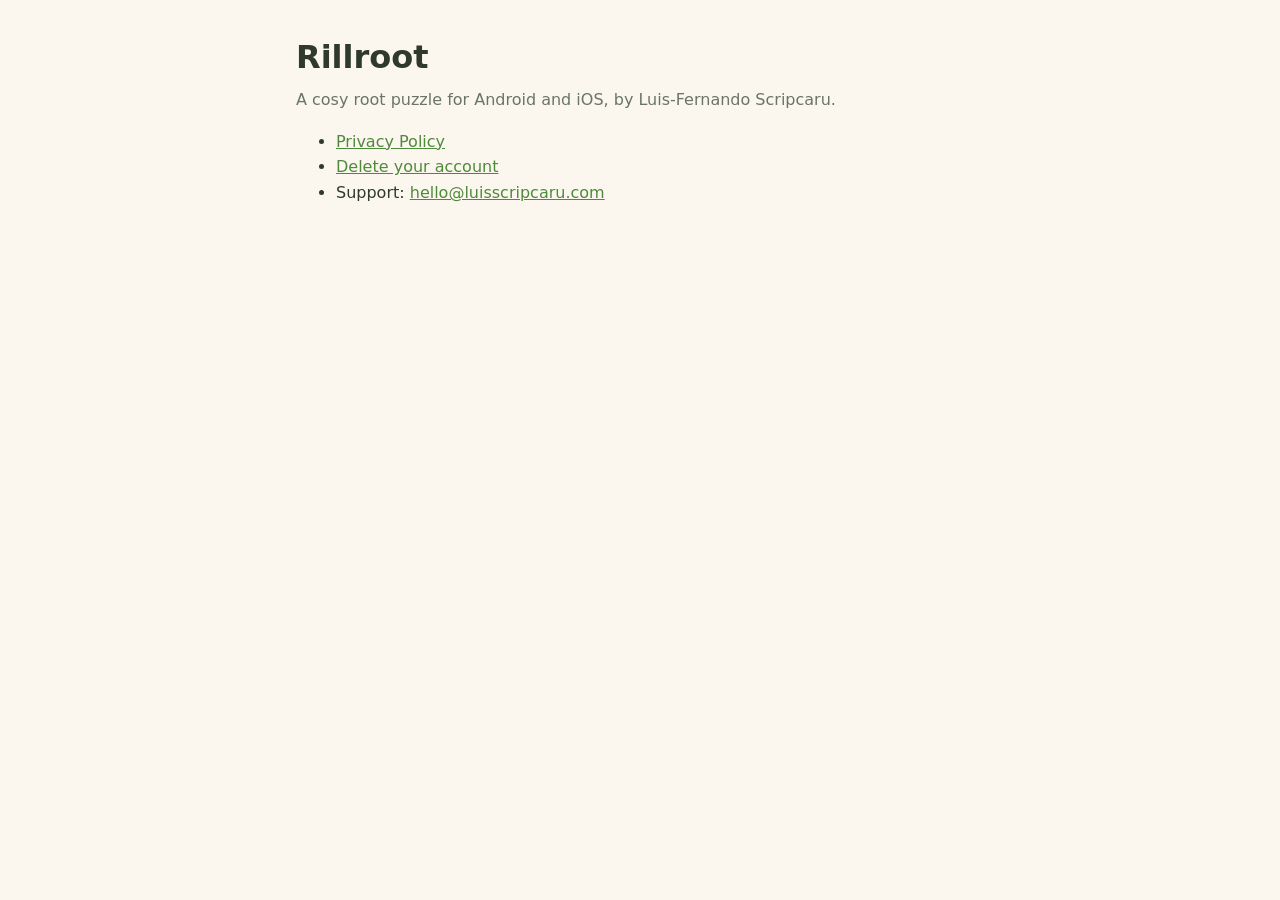
<file: index.html>
<!doctype html>
<html lang="en">
<head>
<meta charset="utf-8">
<meta name="viewport" content="width=device-width, initial-scale=1">
<title>Rillroot</title>
<link rel="stylesheet" href="style.css">
</head>
<body>
<main>
<h1>Rillroot</h1>
<p class="meta">A cosy root puzzle for Android and iOS, by Luis-Fernando Scripcaru.</p>
<ul>
<li><a href="privacy.html">Privacy Policy</a></li>
<li><a href="delete-account.html">Delete your account</a></li>
<li>Support: <a href="mailto:hello@luisscripcaru.com">hello@luisscripcaru.com</a></li>
</ul>
</main>
</body>
</html>
</file>
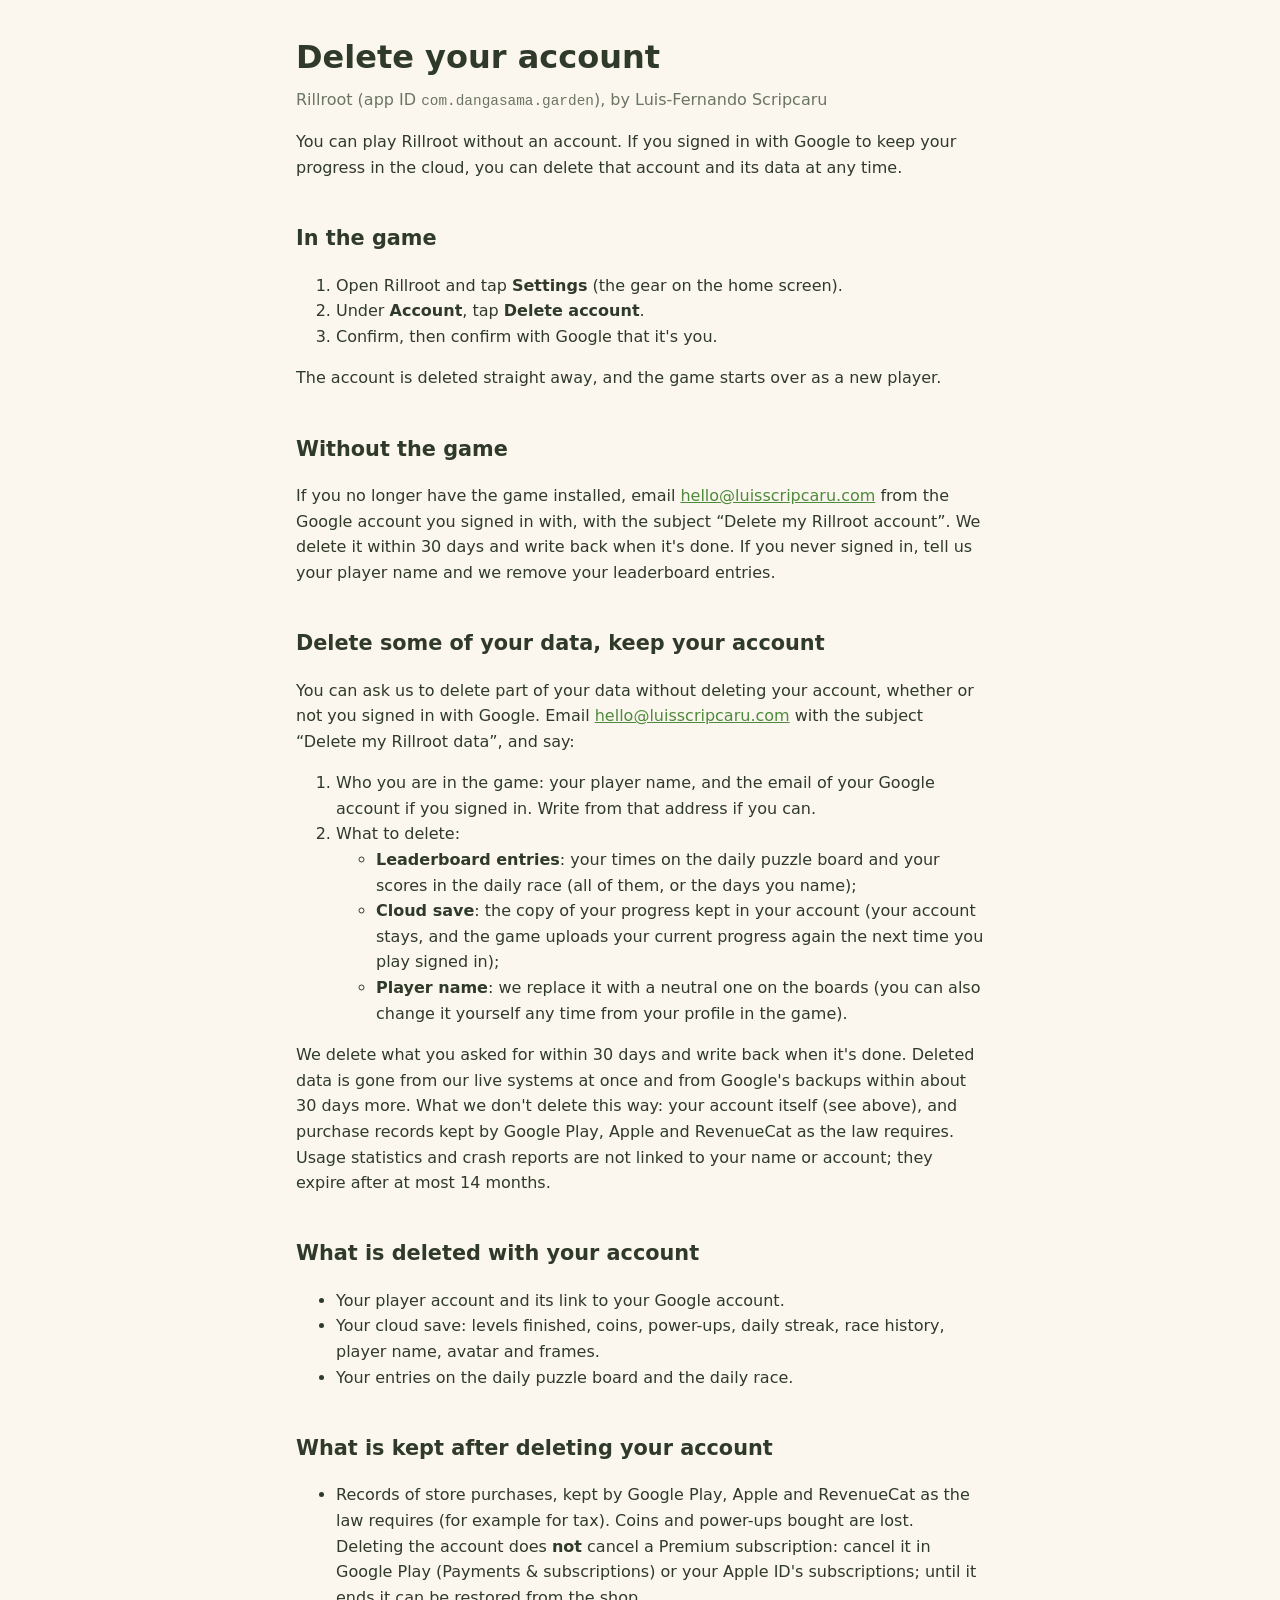
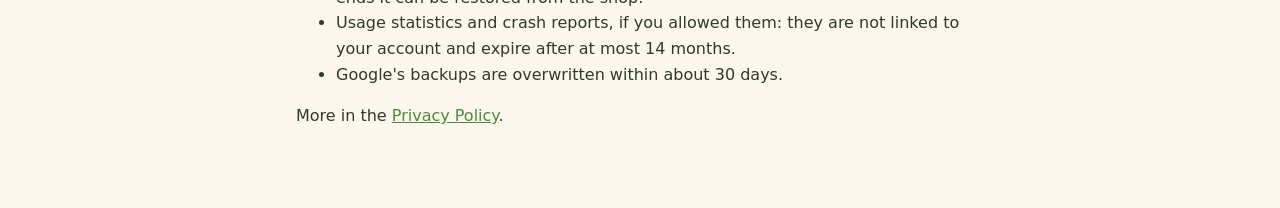
<file: delete-account.html>
<!doctype html>
<html lang="en">
<head>
<meta charset="utf-8">
<meta name="viewport" content="width=device-width, initial-scale=1">
<title>Delete your account · Rillroot</title>
<link rel="stylesheet" href="style.css">
</head>
<body>
<main>
<h1>Delete your account</h1>
<p class="meta">Rillroot (app ID <code>com.dangasama.garden</code>), by Luis-Fernando Scripcaru</p>

<p>You can play Rillroot without an account. If you signed in with Google to keep your progress in the cloud, you can delete that account and its data at any time.</p>

<h2>In the game</h2>
<ol>
<li>Open Rillroot and tap <strong>Settings</strong> (the gear on the home screen).</li>
<li>Under <strong>Account</strong>, tap <strong>Delete account</strong>.</li>
<li>Confirm, then confirm with Google that it's you.</li>
</ol>
<p>The account is deleted straight away, and the game starts over as a new player.</p>

<h2>Without the game</h2>
<p>If you no longer have the game installed, email <a href="mailto:hello@luisscripcaru.com?subject=Delete%20my%20Rillroot%20account">hello@luisscripcaru.com</a> from the Google account you signed in with, with the subject “Delete my Rillroot account”. We delete it within 30 days and write back when it's done. If you never signed in, tell us your player name and we remove your leaderboard entries.</p>

<h2 id="data">Delete some of your data, keep your account</h2>
<p>You can ask us to delete part of your data without deleting your account, whether or not you signed in with Google. Email <a href="mailto:hello@luisscripcaru.com?subject=Delete%20my%20Rillroot%20data">hello@luisscripcaru.com</a> with the subject “Delete my Rillroot data”, and say:</p>
<ol>
<li>Who you are in the game: your player name, and the email of your Google account if you signed in. Write from that address if you can.</li>
<li>What to delete:
<ul>
<li><strong>Leaderboard entries</strong>: your times on the daily puzzle board and your scores in the daily race (all of them, or the days you name);</li>
<li><strong>Cloud save</strong>: the copy of your progress kept in your account (your account stays, and the game uploads your current progress again the next time you play signed in);</li>
<li><strong>Player name</strong>: we replace it with a neutral one on the boards (you can also change it yourself any time from your profile in the game).</li>
</ul></li>
</ol>
<p>We delete what you asked for within 30 days and write back when it's done. Deleted data is gone from our live systems at once and from Google's backups within about 30 days more. What we don't delete this way: your account itself (see above), and purchase records kept by Google Play, Apple and RevenueCat as the law requires. Usage statistics and crash reports are not linked to your name or account; they expire after at most 14 months.</p>

<h2>What is deleted with your account</h2>
<ul>
<li>Your player account and its link to your Google account.</li>
<li>Your cloud save: levels finished, coins, power-ups, daily streak, race history, player name, avatar and frames.</li>
<li>Your entries on the daily puzzle board and the daily race.</li>
</ul>

<h2>What is kept after deleting your account</h2>
<ul>
<li>Records of store purchases, kept by Google Play, Apple and RevenueCat as the law requires (for example for tax). Coins and power-ups bought are lost. Deleting the account does <strong>not</strong> cancel a Premium subscription: cancel it in Google Play (Payments &amp; subscriptions) or your Apple ID's subscriptions; until it ends it can be restored from the shop.</li>
<li>Usage statistics and crash reports, if you allowed them: they are not linked to your account and expire after at most 14 months.</li>
<li>Google's backups are overwritten within about 30 days.</li>
</ul>

<p>More in the <a href="privacy.html">Privacy Policy</a>.</p>
</main>
</body>
</html>
</file>
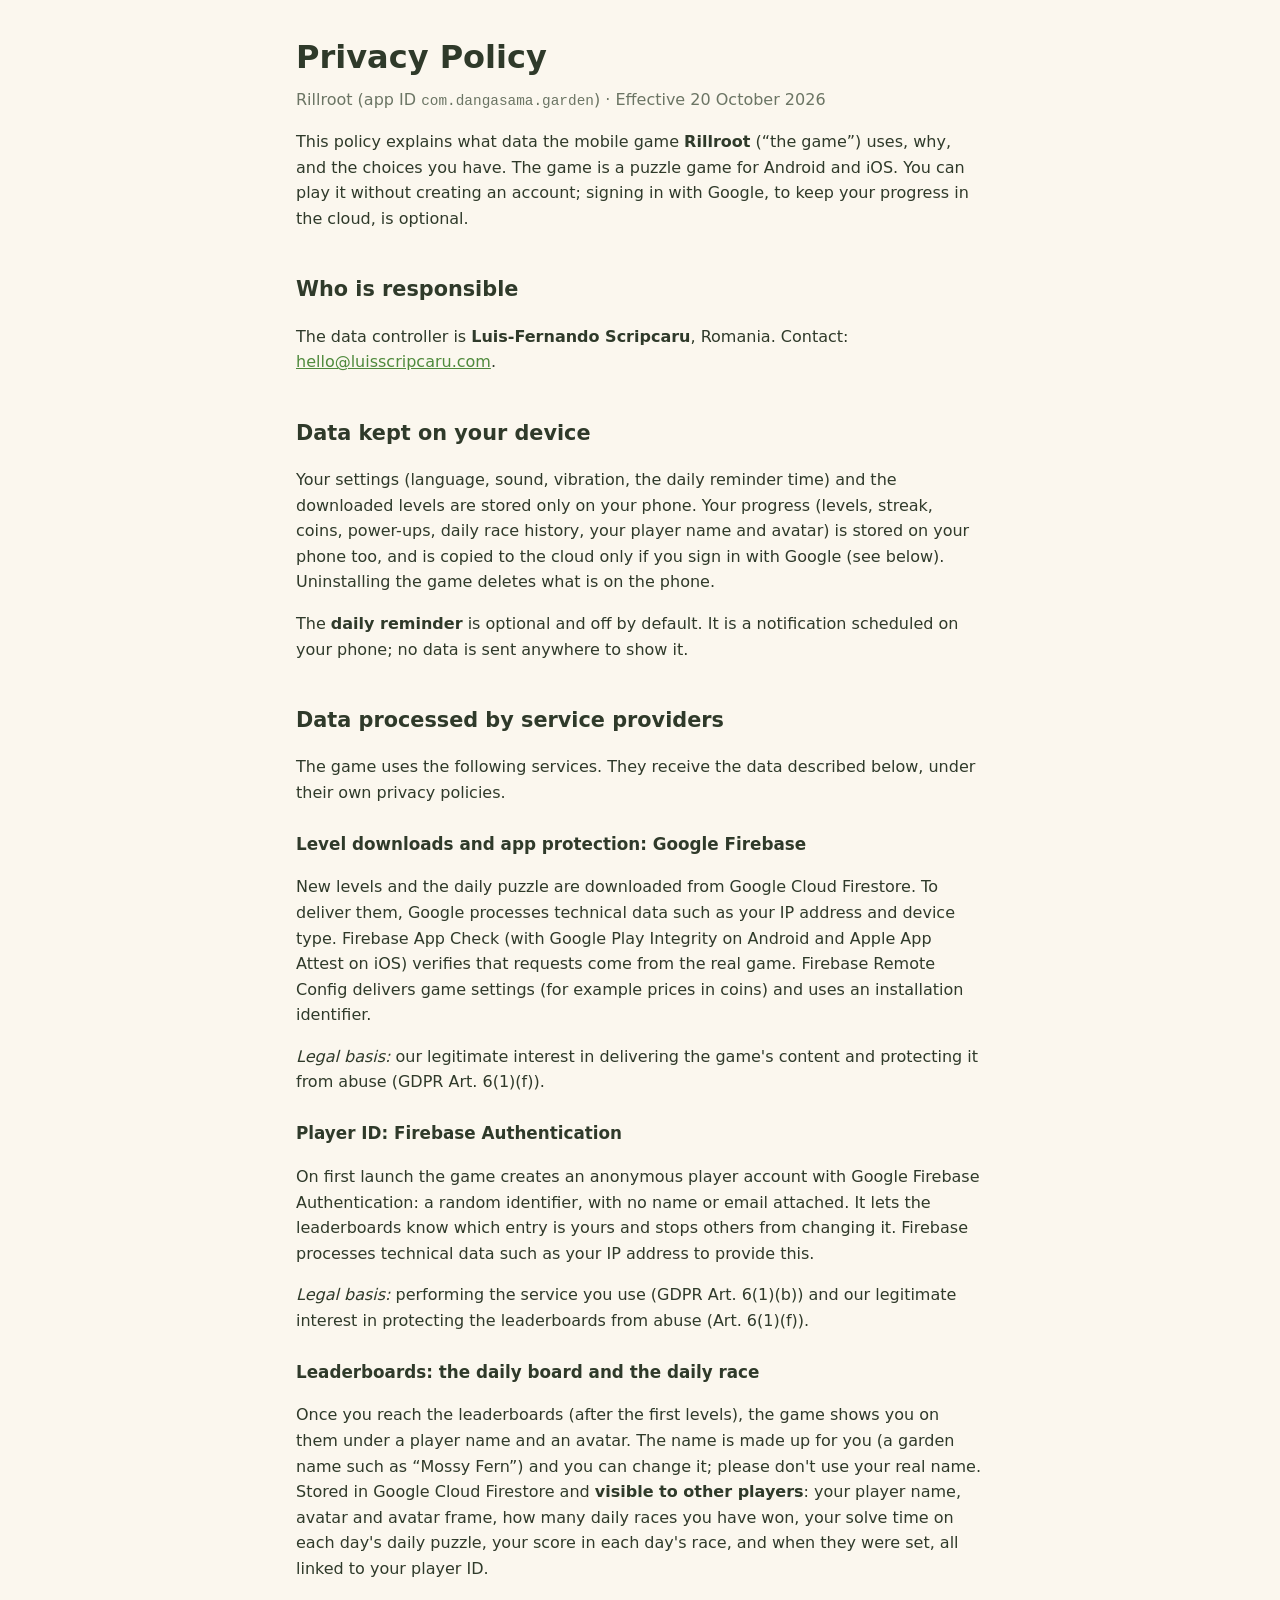
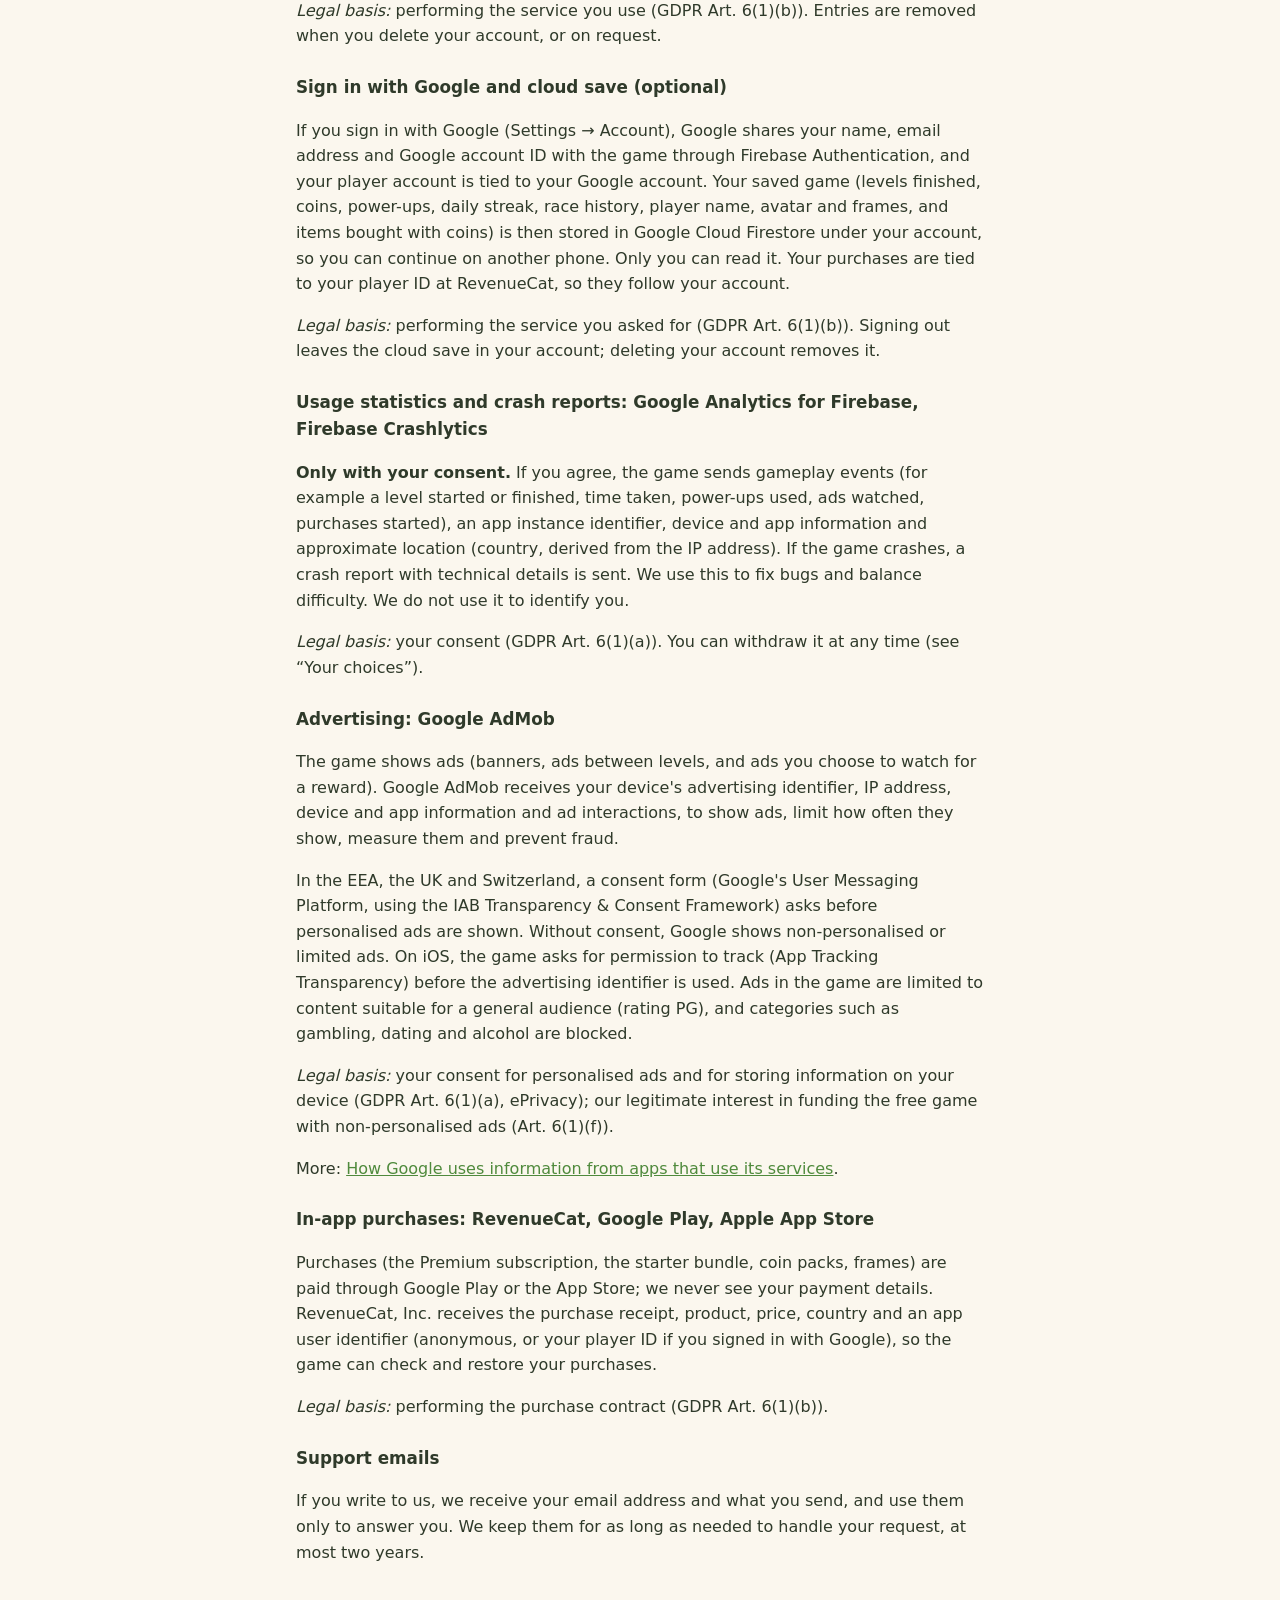
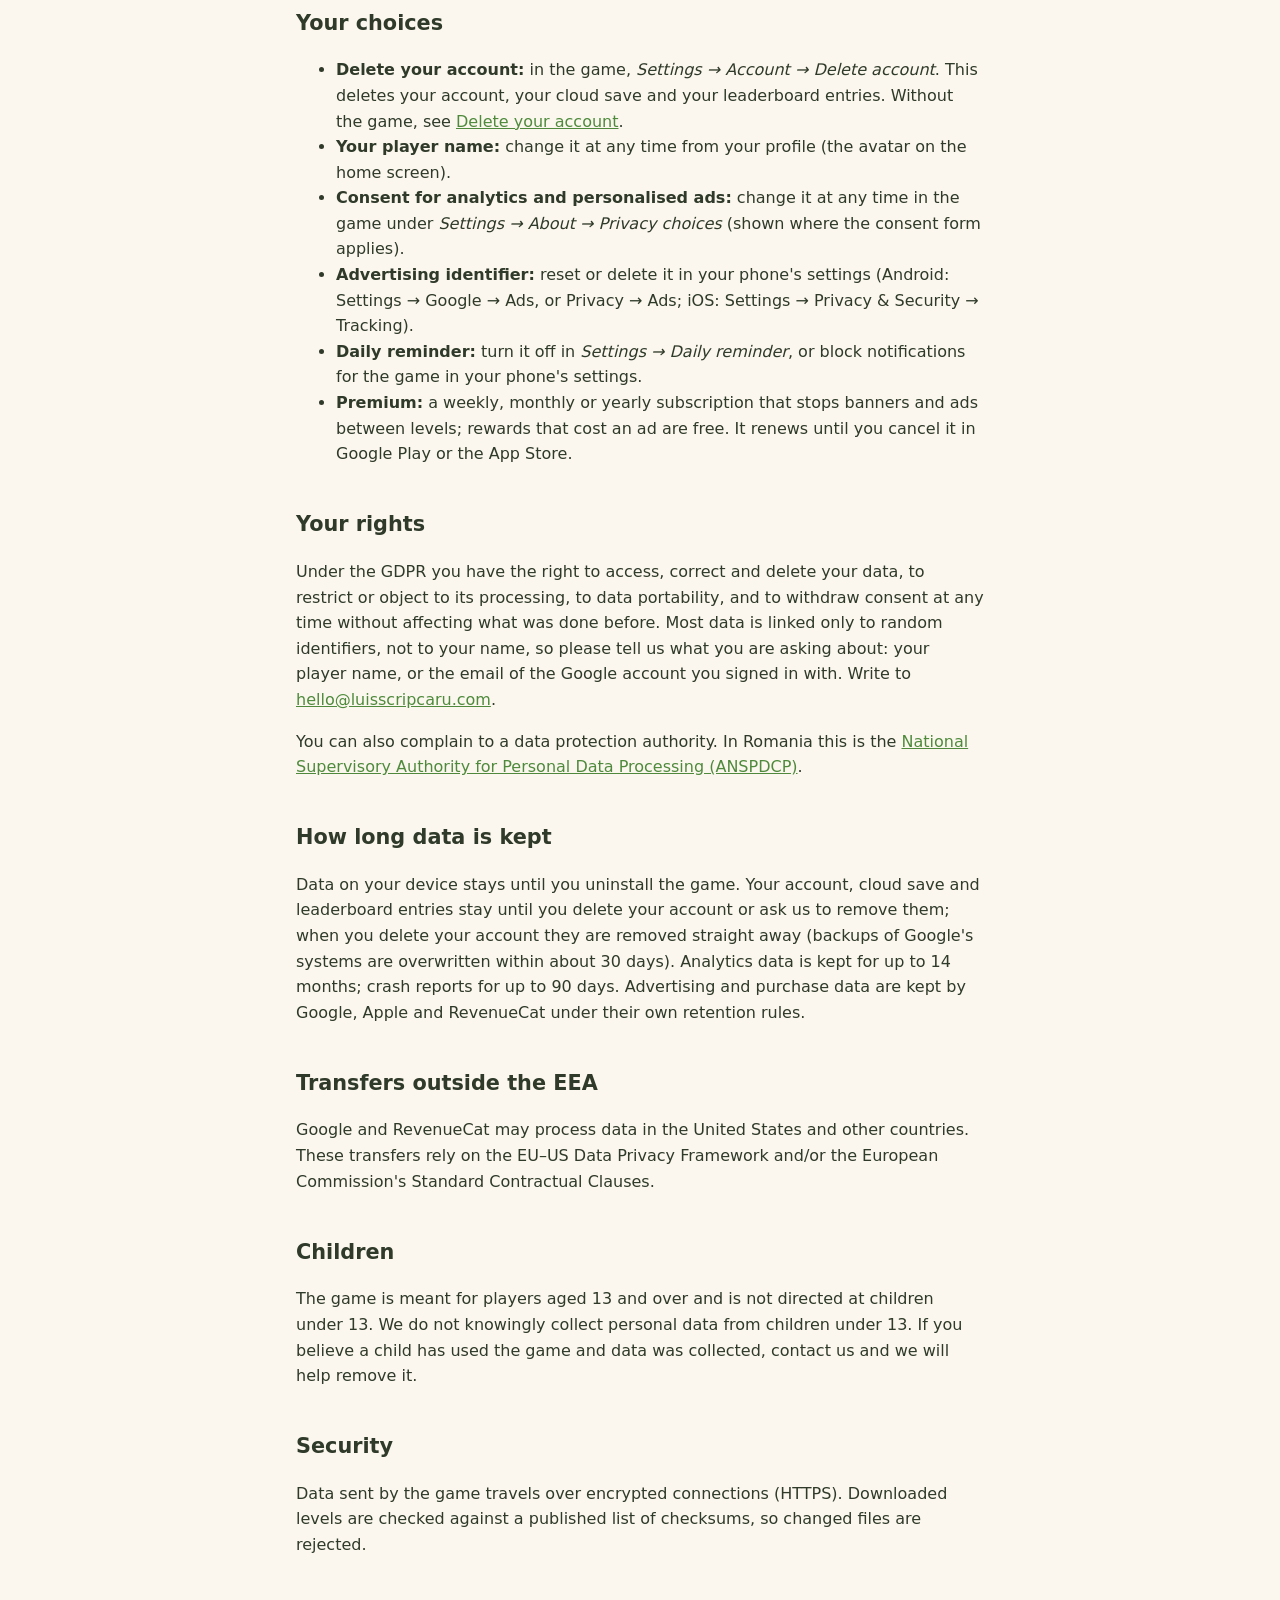
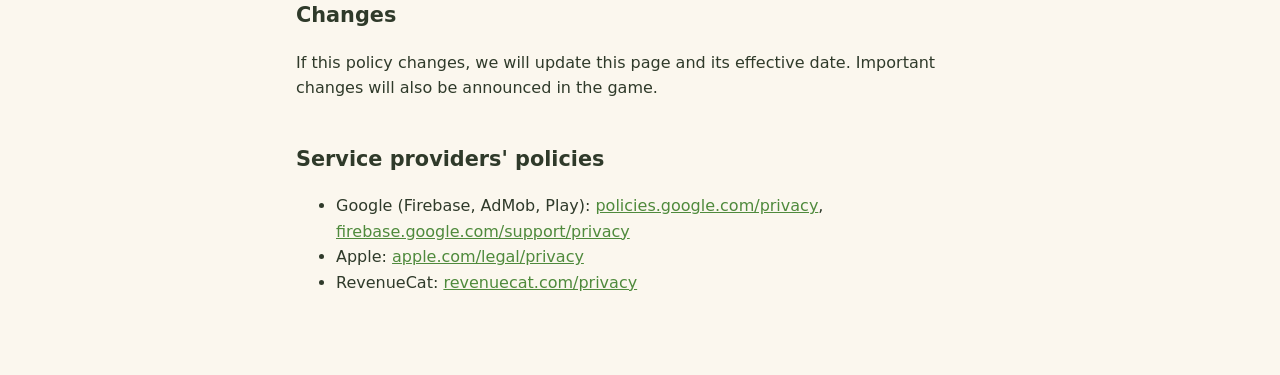
<file: privacy.html>
<!doctype html>
<html lang="en">
<head>
<meta charset="utf-8">
<meta name="viewport" content="width=device-width, initial-scale=1">
<title>Privacy Policy · Rillroot</title>
<link rel="stylesheet" href="style.css">
</head>
<body>
<main>
<h1>Privacy Policy</h1>
<p class="meta">Rillroot (app ID <code>com.dangasama.garden</code>) · Effective 20 October 2026</p>

<p>This policy explains what data the mobile game <strong>Rillroot</strong> (“the game”) uses, why, and the choices you have. The game is a puzzle game for Android and iOS. You can play it without creating an account; signing in with Google, to keep your progress in the cloud, is optional.</p>

<h2>Who is responsible</h2>
<p>The data controller is <strong>Luis-Fernando Scripcaru</strong>, Romania. Contact: <a href="mailto:hello@luisscripcaru.com">hello@luisscripcaru.com</a>.</p>

<h2>Data kept on your device</h2>
<p>Your settings (language, sound, vibration, the daily reminder time) and the downloaded levels are stored only on your phone. Your progress (levels, streak, coins, power-ups, daily race history, your player name and avatar) is stored on your phone too, and is copied to the cloud only if you sign in with Google (see below). Uninstalling the game deletes what is on the phone.</p>
<p>The <strong>daily reminder</strong> is optional and off by default. It is a notification scheduled on your phone; no data is sent anywhere to show it.</p>

<h2>Data processed by service providers</h2>
<p>The game uses the following services. They receive the data described below, under their own privacy policies.</p>

<h3>Level downloads and app protection: Google Firebase</h3>
<p>New levels and the daily puzzle are downloaded from Google Cloud Firestore. To deliver them, Google processes technical data such as your IP address and device type. Firebase App Check (with Google Play Integrity on Android and Apple App Attest on iOS) verifies that requests come from the real game. Firebase Remote Config delivers game settings (for example prices in coins) and uses an installation identifier.</p>
<p><em>Legal basis:</em> our legitimate interest in delivering the game's content and protecting it from abuse (GDPR Art. 6(1)(f)).</p>

<h3>Player ID: Firebase Authentication</h3>
<p>On first launch the game creates an anonymous player account with Google Firebase Authentication: a random identifier, with no name or email attached. It lets the leaderboards know which entry is yours and stops others from changing it. Firebase processes technical data such as your IP address to provide this.</p>
<p><em>Legal basis:</em> performing the service you use (GDPR Art. 6(1)(b)) and our legitimate interest in protecting the leaderboards from abuse (Art. 6(1)(f)).</p>

<h3>Leaderboards: the daily board and the daily race</h3>
<p>Once you reach the leaderboards (after the first levels), the game shows you on them under a player name and an avatar. The name is made up for you (a garden name such as “Mossy Fern”) and you can change it; please don't use your real name. Stored in Google Cloud Firestore and <strong>visible to other players</strong>: your player name, avatar and avatar frame, how many daily races you have won, your solve time on each day's daily puzzle, your score in each day's race, and when they were set, all linked to your player ID.</p>
<p><em>Legal basis:</em> performing the service you use (GDPR Art. 6(1)(b)). Entries are removed when you delete your account, or on request.</p>

<h3>Sign in with Google and cloud save (optional)</h3>
<p>If you sign in with Google (Settings → Account), Google shares your name, email address and Google account ID with the game through Firebase Authentication, and your player account is tied to your Google account. Your saved game (levels finished, coins, power-ups, daily streak, race history, player name, avatar and frames, and items bought with coins) is then stored in Google Cloud Firestore under your account, so you can continue on another phone. Only you can read it. Your purchases are tied to your player ID at RevenueCat, so they follow your account.</p>
<p><em>Legal basis:</em> performing the service you asked for (GDPR Art. 6(1)(b)). Signing out leaves the cloud save in your account; deleting your account removes it.</p>

<h3>Usage statistics and crash reports: Google Analytics for Firebase, Firebase Crashlytics</h3>
<p><strong>Only with your consent.</strong> If you agree, the game sends gameplay events (for example a level started or finished, time taken, power-ups used, ads watched, purchases started), an app instance identifier, device and app information and approximate location (country, derived from the IP address). If the game crashes, a crash report with technical details is sent. We use this to fix bugs and balance difficulty. We do not use it to identify you.</p>
<p><em>Legal basis:</em> your consent (GDPR Art. 6(1)(a)). You can withdraw it at any time (see “Your choices”).</p>

<h3>Advertising: Google AdMob</h3>
<p>The game shows ads (banners, ads between levels, and ads you choose to watch for a reward). Google AdMob receives your device's advertising identifier, IP address, device and app information and ad interactions, to show ads, limit how often they show, measure them and prevent fraud.</p>
<p>In the EEA, the UK and Switzerland, a consent form (Google's User Messaging Platform, using the IAB Transparency &amp; Consent Framework) asks before personalised ads are shown. Without consent, Google shows non-personalised or limited ads. On iOS, the game asks for permission to track (App Tracking Transparency) before the advertising identifier is used. Ads in the game are limited to content suitable for a general audience (rating PG), and categories such as gambling, dating and alcohol are blocked.</p>
<p><em>Legal basis:</em> your consent for personalised ads and for storing information on your device (GDPR Art. 6(1)(a), ePrivacy); our legitimate interest in funding the free game with non-personalised ads (Art. 6(1)(f)).</p>
<p>More: <a href="https://policies.google.com/technologies/partner-sites">How Google uses information from apps that use its services</a>.</p>

<h3>In-app purchases: RevenueCat, Google Play, Apple App Store</h3>
<p>Purchases (the Premium subscription, the starter bundle, coin packs, frames) are paid through Google Play or the App Store; we never see your payment details. RevenueCat, Inc. receives the purchase receipt, product, price, country and an app user identifier (anonymous, or your player ID if you signed in with Google), so the game can check and restore your purchases.</p>
<p><em>Legal basis:</em> performing the purchase contract (GDPR Art. 6(1)(b)).</p>

<h3>Support emails</h3>
<p>If you write to us, we receive your email address and what you send, and use them only to answer you. We keep them for as long as needed to handle your request, at most two years.</p>

<h2>Your choices</h2>
<ul>
<li><strong>Delete your account:</strong> in the game, <em>Settings → Account → Delete account</em>. This deletes your account, your cloud save and your leaderboard entries. Without the game, see <a href="delete-account.html">Delete your account</a>.</li>
<li><strong>Your player name:</strong> change it at any time from your profile (the avatar on the home screen).</li>
<li><strong>Consent for analytics and personalised ads:</strong> change it at any time in the game under <em>Settings → About → Privacy choices</em> (shown where the consent form applies).</li>
<li><strong>Advertising identifier:</strong> reset or delete it in your phone's settings (Android: Settings → Google → Ads, or Privacy → Ads; iOS: Settings → Privacy &amp; Security → Tracking).</li>
<li><strong>Daily reminder:</strong> turn it off in <em>Settings → Daily reminder</em>, or block notifications for the game in your phone's settings.</li>
<li><strong>Premium:</strong> a weekly, monthly or yearly subscription that stops banners and ads between levels; rewards that cost an ad are free. It renews until you cancel it in Google Play or the App Store.</li>
</ul>

<h2>Your rights</h2>
<p>Under the GDPR you have the right to access, correct and delete your data, to restrict or object to its processing, to data portability, and to withdraw consent at any time without affecting what was done before. Most data is linked only to random identifiers, not to your name, so please tell us what you are asking about: your player name, or the email of the Google account you signed in with. Write to <a href="mailto:hello@luisscripcaru.com">hello@luisscripcaru.com</a>.</p>
<p>You can also complain to a data protection authority. In Romania this is the <a href="https://www.dataprotection.ro/">National Supervisory Authority for Personal Data Processing (ANSPDCP)</a>.</p>

<h2>How long data is kept</h2>
<p>Data on your device stays until you uninstall the game. Your account, cloud save and leaderboard entries stay until you delete your account or ask us to remove them; when you delete your account they are removed straight away (backups of Google's systems are overwritten within about 30 days). Analytics data is kept for up to 14 months; crash reports for up to 90 days. Advertising and purchase data are kept by Google, Apple and RevenueCat under their own retention rules.</p>

<h2>Transfers outside the EEA</h2>
<p>Google and RevenueCat may process data in the United States and other countries. These transfers rely on the EU–US Data Privacy Framework and/or the European Commission's Standard Contractual Clauses.</p>

<h2>Children</h2>
<p>The game is meant for players aged 13 and over and is not directed at children under 13. We do not knowingly collect personal data from children under 13. If you believe a child has used the game and data was collected, contact us and we will help remove it.</p>

<h2>Security</h2>
<p>Data sent by the game travels over encrypted connections (HTTPS). Downloaded levels are checked against a published list of checksums, so changed files are rejected.</p>

<h2>Changes</h2>
<p>If this policy changes, we will update this page and its effective date. Important changes will also be announced in the game.</p>

<h2>Service providers' policies</h2>
<ul>
<li>Google (Firebase, AdMob, Play): <a href="https://policies.google.com/privacy">policies.google.com/privacy</a>, <a href="https://firebase.google.com/support/privacy">firebase.google.com/support/privacy</a></li>
<li>Apple: <a href="https://www.apple.com/legal/privacy/">apple.com/legal/privacy</a></li>
<li>RevenueCat: <a href="https://www.revenuecat.com/privacy">revenuecat.com/privacy</a></li>
</ul>
</main>
</body>
</html>
</file>
<file: style.css>
:root {
  --ink: #2f3a2a;
  --muted: #6b7564;
  --paper: #fbf7ee;
  --leaf: #4f8a3c;
}
@media (prefers-color-scheme: dark) {
  :root {
    --ink: #e8e4d8;
    --muted: #a9b0a0;
    --paper: #1d221a;
    --leaf: #8cc474;
  }
}
* { box-sizing: border-box; }
body {
  margin: 0;
  background: var(--paper);
  color: var(--ink);
  font: 16px/1.6 system-ui, -apple-system, "Segoe UI", Roboto, sans-serif;
}
main { max-width: 720px; margin: 0 auto; padding: 32px 16px 64px; }
h1 { font-size: 2rem; margin: 0 0 4px; }
h2 { margin-top: 2em; font-size: 1.3rem; }
h3 { margin-top: 1.5em; font-size: 1.05rem; }
.meta { color: var(--muted); margin-top: 0; }
a { color: var(--leaf); }
code { font-size: 0.9em; }
</file>
